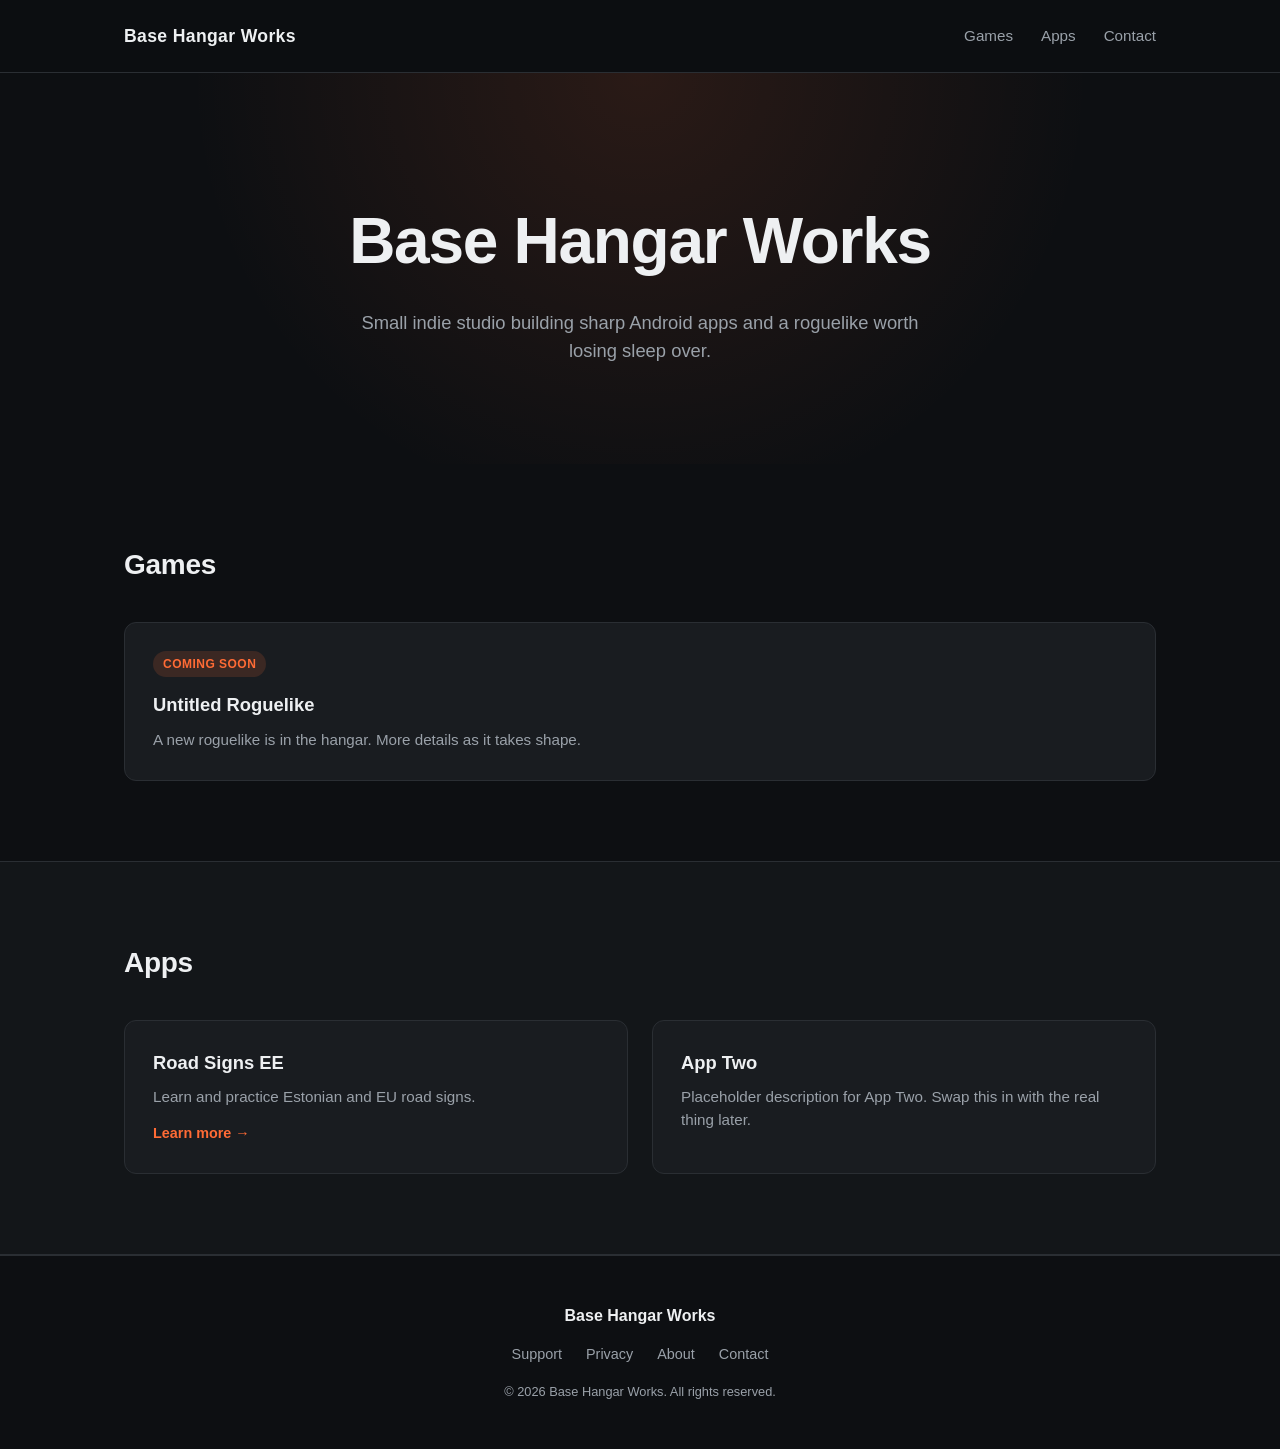
<file: index.html>
<!DOCTYPE html>
<html lang="en">
<head>
  <meta charset="UTF-8">
  <meta name="viewport" content="width=device-width, initial-scale=1.0">
  <title>Base Hangar Works</title>
  <link rel="icon" type="image/svg+xml" href="favicon.svg">
  <link rel="stylesheet" href="styles.css">
</head>
<body>

  <header class="site-header">
    <div class="container header-inner">
      <a href="#" class="logo">Base Hangar Works</a>
      <nav class="nav">
        <a href="#games">Games</a>
        <a href="#apps">Apps</a>
        <a href="#contact">Contact</a>
      </nav>
    </div>
  </header>

  <main>
    <section class="hero">
      <div class="container">
        <h1>Base Hangar Works</h1>
        <p class="tagline">Small indie studio building sharp Android apps and a roguelike worth losing sleep over.</p>
      </div>
    </section>

    <section id="games" class="section">
      <div class="container">
        <h2>Games</h2>
        <div class="card-grid">
          <div class="card">
            <div class="card-badge">Coming Soon</div>
            <h3>Untitled Roguelike</h3>
            <p>A new roguelike is in the hangar. More details as it takes shape.</p>
          </div>
        </div>
      </div>
    </section>

    <section id="apps" class="section section-alt">
      <div class="container">
        <h2>Apps</h2>
        <div class="card-grid">
          <div class="card">
            <h3>Road Signs EE</h3>
            <p>Learn and practice Estonian and EU road signs.</p>
            <a href="apps/road-signs-ee/" class="card-link">Learn more &rarr;</a>
          </div>
          <div class="card">
            <h3>App Two</h3>
            <p>Placeholder description for App Two. Swap this in with the real thing later.</p>
          </div>
        </div>
      </div>
    </section>
  </main>

  <footer class="site-footer" id="contact">
    <div class="container footer-inner">
      <p class="footer-brand">Base Hangar Works</p>
      <nav class="footer-links">
        <a href="#">Support</a>
        <a href="#">Privacy</a>
        <a href="#">About</a>
        <a href="#">Contact</a>
      </nav>
      <p class="footer-copy">&copy; 2026 Base Hangar Works. All rights reserved.</p>
    </div>
  </footer>

</body>
</html>
</file>
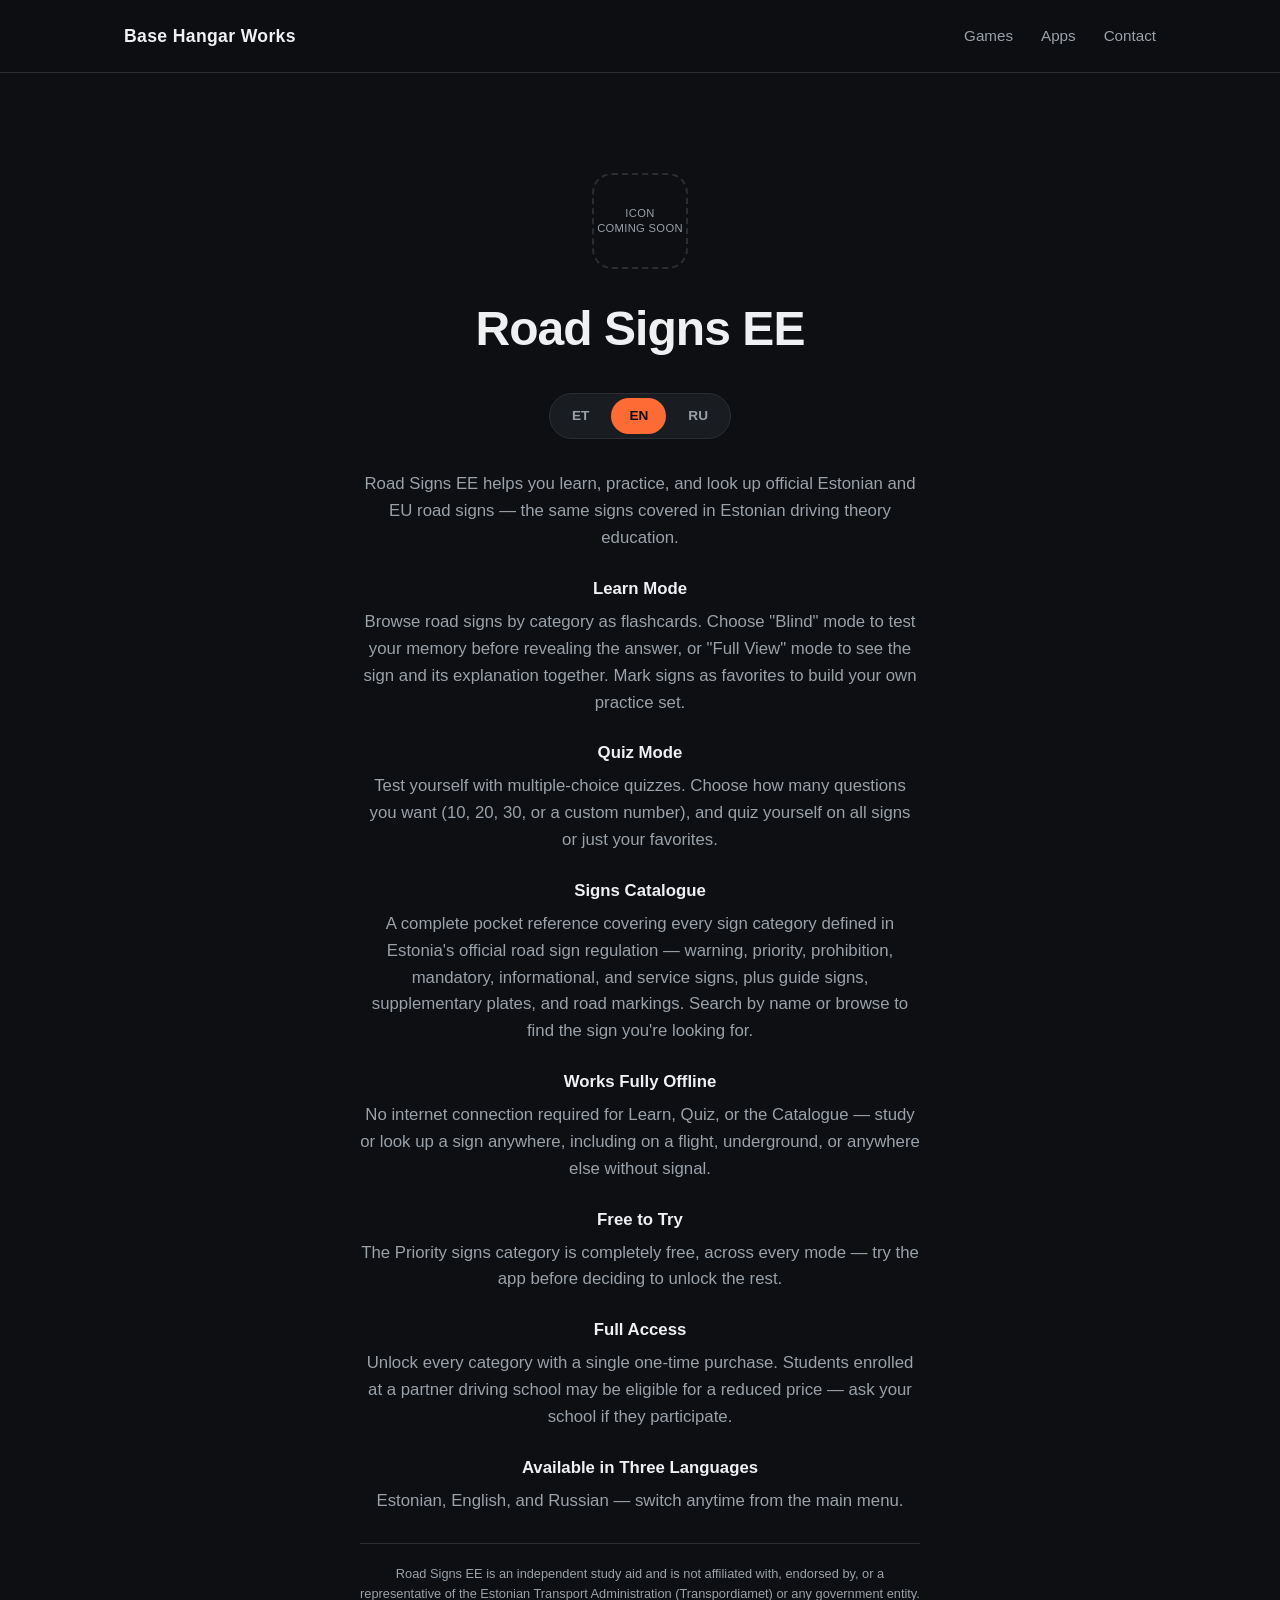
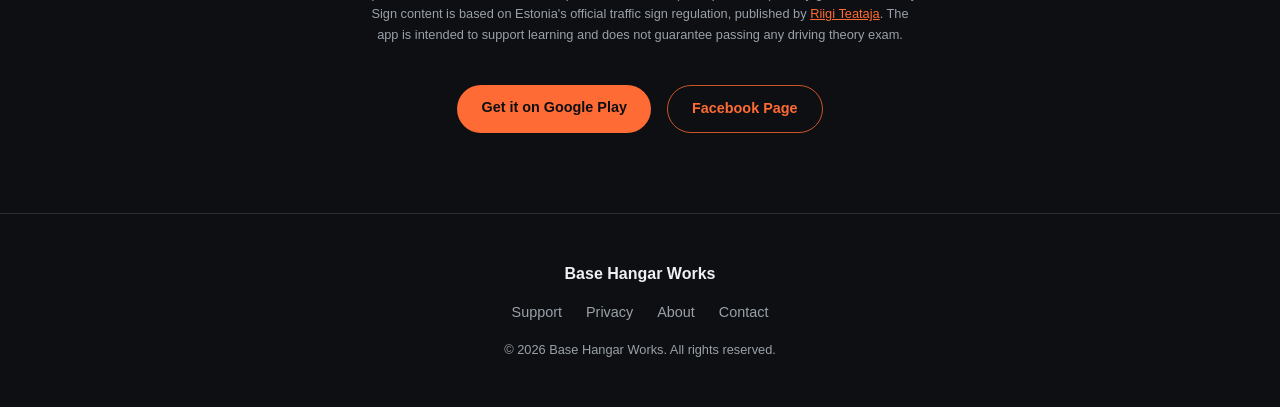
<file: apps/road-signs-ee/index.html>
<!DOCTYPE html>
<html lang="en">
<head>
  <meta charset="UTF-8">
  <meta name="viewport" content="width=device-width, initial-scale=1.0">
  <title>Road Signs EE &mdash; Base Hangar Works</title>
  <link rel="icon" type="image/svg+xml" href="../../favicon.svg">
  <link rel="stylesheet" href="../../styles.css">
  <style>
    .app-hero {
      padding: 100px 0 80px;
      text-align: center;
    }

    .app-icon-placeholder {
      width: 96px;
      height: 96px;
      margin: 0 auto 24px;
      display: flex;
      align-items: center;
      justify-content: center;
      border: 2px dashed var(--border);
      border-radius: 20px;
      color: var(--text-muted);
      font-size: 0.7rem;
      text-align: center;
      text-transform: uppercase;
      letter-spacing: 0.03em;
      line-height: 1.3;
    }

    .app-hero h1 {
      font-size: clamp(2rem, 5vw, 3rem);
      font-weight: 800;
      letter-spacing: -0.02em;
      margin-bottom: 28px;
    }

    .lang-toggle {
      display: inline-flex;
      gap: 4px;
      padding: 4px;
      background: var(--surface);
      border: 1px solid var(--border);
      border-radius: 999px;
      margin-bottom: 32px;
    }

    .lang-btn {
      border: none;
      background: transparent;
      color: var(--text-muted);
      font: inherit;
      font-size: 0.85rem;
      font-weight: 600;
      padding: 8px 18px;
      border-radius: 999px;
      cursor: pointer;
      transition: background 0.15s ease, color 0.15s ease;
    }

    .lang-btn:hover {
      color: var(--text);
    }

    .lang-btn.active {
      background: var(--accent);
      color: var(--bg);
    }

    .app-copy {
      max-width: 560px;
      margin: 0 auto 40px;
      color: var(--text-muted);
      font-size: 1.05rem;
      line-height: 1.6;
    }

    .app-copy h3 {
      color: var(--text);
      font-size: 1.05rem;
      font-weight: 700;
      margin: 24px 0 6px;
    }

    .app-copy h3:first-child {
      margin-top: 0;
    }

    .app-copy-disclaimer {
      margin-top: 28px;
      padding-top: 20px;
      border-top: 1px solid var(--border);
      font-size: 0.8rem;
      color: var(--text-muted);
    }

    .app-copy-disclaimer a {
      color: var(--accent);
      text-decoration: underline;
    }

    .app-links {
      display: flex;
      gap: 16px;
      justify-content: center;
      flex-wrap: wrap;
    }

    .badge-link {
      display: inline-block;
      padding: 12px 24px;
      border-radius: 999px;
      background: var(--accent);
      color: var(--bg);
      font-weight: 700;
      font-size: 0.9rem;
      text-decoration: none;
      transition: background 0.15s ease, transform 0.15s ease;
    }

    .badge-link:hover {
      background: var(--accent-dim);
      transform: translateY(-2px);
    }

    .badge-link-alt {
      background: transparent;
      color: var(--accent);
      border: 1px solid var(--accent-dim);
    }

    .badge-link-alt:hover {
      background: rgba(255, 107, 53, 0.1);
      color: var(--accent);
    }
  </style>
</head>
<body>

  <header class="site-header">
    <div class="container header-inner">
      <a href="../../index.html" class="logo">Base Hangar Works</a>
      <nav class="nav">
        <a href="../../index.html#games">Games</a>
        <a href="../../index.html#apps">Apps</a>
        <a href="../../index.html#contact">Contact</a>
      </nav>
    </div>
  </header>

  <main>
    <section class="app-hero">
      <div class="container">
        <div class="app-icon-placeholder" aria-hidden="true">Icon<br>coming soon</div>
        <h1>Road Signs EE</h1>

        <div class="lang-toggle" role="group" aria-label="Language">
          <button type="button" class="lang-btn" data-lang-btn="et">ET</button>
          <button type="button" class="lang-btn active" data-lang-btn="en">EN</button>
          <button type="button" class="lang-btn" data-lang-btn="ru">RU</button>
        </div>

        <div class="app-copy">
          <p data-lang="et" hidden>Road Signs EE aitab sul &otilde;ppida ja harjutada Eesti ja Euroopa Liidu liiklusm&auml;rke. See rakendus on m&otilde;eldud &uuml;ksnes &otilde;ppeotstarbeks ega ole seotud Transpordiametiga.</p>
          <div data-lang="en">
            <p>Road Signs EE helps you learn, practice, and look up official Estonian and EU road signs &mdash; the same signs covered in Estonian driving theory education.</p>

            <h3>Learn Mode</h3>
            <p>Browse road signs by category as flashcards. Choose "Blind" mode to test your memory before revealing the answer, or "Full View" mode to see the sign and its explanation together. Mark signs as favorites to build your own practice set.</p>

            <h3>Quiz Mode</h3>
            <p>Test yourself with multiple-choice quizzes. Choose how many questions you want (10, 20, 30, or a custom number), and quiz yourself on all signs or just your favorites.</p>

            <h3>Signs Catalogue</h3>
            <p>A complete pocket reference covering every sign category defined in Estonia's official road sign regulation &mdash; warning, priority, prohibition, mandatory, informational, and service signs, plus guide signs, supplementary plates, and road markings. Search by name or browse to find the sign you're looking for.</p>

            <h3>Works Fully Offline</h3>
            <p>No internet connection required for Learn, Quiz, or the Catalogue &mdash; study or look up a sign anywhere, including on a flight, underground, or anywhere else without signal.</p>

            <h3>Free to Try</h3>
            <p>The Priority signs category is completely free, across every mode &mdash; try the app before deciding to unlock the rest.</p>

            <h3>Full Access</h3>
            <p>Unlock every category with a single one-time purchase. Students enrolled at a partner driving school may be eligible for a reduced price &mdash; ask your school if they participate.</p>

            <h3>Available in Three Languages</h3>
            <p>Estonian, English, and Russian &mdash; switch anytime from the main menu.</p>

            <p class="app-copy-disclaimer">Road Signs EE is an independent study aid and is not affiliated with, endorsed by, or a representative of the Estonian Transport Administration (Transpordiamet) or any government entity. Sign content is based on Estonia's official traffic sign regulation, published by <a href="https://www.riigiteataja.ee/et/akt/103032011006?leiaKehtiv" target="_blank" rel="noopener noreferrer">Riigi Teataja</a>. The app is intended to support learning and does not guarantee passing any driving theory exam.</p>
          </div>
          <p data-lang="ru" hidden>Road Signs EE &#1087;&#1086;&#1084;&#1086;&#1075;&#1072;&#1077;&#1090; &#1080;&#1079;&#1091;&#1095;&#1072;&#1090;&#1100; &#1080; &#1086;&#1090;&#1088;&#1072;&#1073;&#1072;&#1090;&#1099;&#1074;&#1072;&#1090;&#1100; &#1101;&#1089;&#1090;&#1086;&#1085;&#1089;&#1082;&#1080;&#1077; &#1080; &#1077;&#1074;&#1088;&#1086;&#1087;&#1077;&#1081;&#1089;&#1082;&#1080;&#1077; &#1076;&#1086;&#1088;&#1086;&#1078;&#1085;&#1099;&#1077; &#1079;&#1085;&#1072;&#1082;&#1080;. &#1069;&#1090;&#1086; &#1087;&#1088;&#1080;&#1083;&#1086;&#1078;&#1077;&#1085;&#1080;&#1077; &#1087;&#1088;&#1077;&#1076;&#1085;&#1072;&#1079;&#1085;&#1072;&#1095;&#1077;&#1085;&#1086; &#1090;&#1086;&#1083;&#1100;&#1082;&#1086; &#1076;&#1083;&#1103; &#1086;&#1073;&#1091;&#1095;&#1077;&#1085;&#1080;&#1103; &#1080; &#1085;&#1077; &#1089;&#1074;&#1103;&#1079;&#1072;&#1085;&#1086; &#1089; &#1044;&#1077;&#1087;&#1072;&#1088;&#1090;&#1072;&#1084;&#1077;&#1085;&#1090;&#1086;&#1084; &#1090;&#1088;&#1072;&#1085;&#1089;&#1087;&#1086;&#1088;&#1090;&#1072; &#1069;&#1089;&#1090;&#1086;&#1085;&#1080;&#1080; (Transpordiamet).</p>
        </div>

        <div class="app-links">
          <a href="https://play.google.com/store/apps/details?id=com.basehangarworks.roadsigns" class="badge-link" target="_blank" rel="noopener">Get it on Google Play</a>
          <a href="https://www.facebook.com/profile.php?id=61593653300922" class="badge-link badge-link-alt" target="_blank" rel="noopener">Facebook Page</a>
        </div>
      </div>
    </section>
  </main>

  <footer class="site-footer" id="contact">
    <div class="container footer-inner">
      <p class="footer-brand">Base Hangar Works</p>
      <nav class="footer-links">
        <a href="#">Support</a>
        <a href="#">Privacy</a>
        <a href="#">About</a>
        <a href="#">Contact</a>
      </nav>
      <p class="footer-copy">&copy; 2026 Base Hangar Works. All rights reserved.</p>
    </div>
  </footer>

  <script>
    document.querySelectorAll('[data-lang-btn]').forEach(function (btn) {
      btn.addEventListener('click', function () {
        document.querySelectorAll('[data-lang-btn]').forEach(function (b) {
          b.classList.toggle('active', b === btn);
        });
        var lang = btn.getAttribute('data-lang-btn');
        document.querySelectorAll('[data-lang]').forEach(function (el) {
          el.hidden = el.getAttribute('data-lang') !== lang;
        });
      });
    });
  </script>

</body>
</html>
</file>
<file: styles.css>
:root {
  --bg: #0d0f12;
  --bg-alt: #131619;
  --surface: #191c20;
  --border: #2a2e33;
  --text: #eef0f2;
  --text-muted: #9aa1a9;
  --accent: #ff6b35;
  --accent-dim: #cc5527;
}

* {
  box-sizing: border-box;
  margin: 0;
  padding: 0;
}

html {
  scroll-behavior: smooth;
}

body {
  background: var(--bg);
  color: var(--text);
  font-family: -apple-system, BlinkMacSystemFont, "Segoe UI", Roboto, Helvetica, Arial, sans-serif;
  line-height: 1.5;
}

.container {
  max-width: 1080px;
  margin: 0 auto;
  padding: 0 24px;
}

a {
  color: inherit;
  text-decoration: none;
}

/* Header */

.site-header {
  border-bottom: 1px solid var(--border);
  background: rgba(13, 15, 18, 0.9);
  position: sticky;
  top: 0;
  z-index: 10;
}

.header-inner {
  display: flex;
  align-items: center;
  justify-content: space-between;
  height: 72px;
}

.logo {
  font-weight: 700;
  font-size: 1.1rem;
  letter-spacing: 0.02em;
}

.nav {
  display: flex;
  gap: 28px;
}

.nav a {
  color: var(--text-muted);
  font-size: 0.95rem;
  transition: color 0.15s ease;
}

.nav a:hover {
  color: var(--accent);
}

/* Hero */

.hero {
  padding: 120px 0 100px;
  text-align: center;
  background:
    radial-gradient(circle at 50% 0%, rgba(255, 107, 53, 0.12), transparent 60%);
}

.hero h1 {
  font-size: clamp(2.4rem, 6vw, 4rem);
  font-weight: 800;
  letter-spacing: -0.02em;
  margin-bottom: 20px;
}

.tagline {
  color: var(--text-muted);
  font-size: 1.15rem;
  max-width: 560px;
  margin: 0 auto;
}

/* Sections */

.section {
  padding: 80px 0;
}

.section-alt {
  background: var(--bg-alt);
  border-top: 1px solid var(--border);
  border-bottom: 1px solid var(--border);
}

.section h2 {
  font-size: 1.75rem;
  margin-bottom: 36px;
  letter-spacing: -0.01em;
}

.card-grid {
  display: grid;
  grid-template-columns: repeat(auto-fit, minmax(240px, 1fr));
  gap: 24px;
}

.card {
  position: relative;
  background: var(--surface);
  border: 1px solid var(--border);
  border-radius: 12px;
  padding: 28px;
  transition: border-color 0.15s ease, transform 0.15s ease;
}

.card:hover {
  border-color: var(--accent-dim);
  transform: translateY(-2px);
}

.card h3 {
  font-size: 1.15rem;
  margin-bottom: 10px;
}

.card p {
  color: var(--text-muted);
  font-size: 0.95rem;
}

.card-badge {
  display: inline-block;
  background: rgba(255, 107, 53, 0.15);
  color: var(--accent);
  font-size: 0.75rem;
  font-weight: 600;
  text-transform: uppercase;
  letter-spacing: 0.04em;
  padding: 4px 10px;
  border-radius: 999px;
  margin-bottom: 14px;
}

.card-link {
  display: inline-block;
  margin-top: 14px;
  color: var(--accent);
  font-size: 0.9rem;
  font-weight: 600;
  text-decoration: none;
  transition: transform 0.15s ease;
}

.card-link:hover {
  text-decoration: underline;
  transform: translateX(4px);
}

/* Footer */

.site-footer {
  border-top: 1px solid var(--border);
  padding: 48px 0;
}

.footer-inner {
  display: flex;
  flex-direction: column;
  align-items: center;
  gap: 16px;
  text-align: center;
}

.footer-brand {
  font-weight: 700;
}

.footer-links {
  display: flex;
  gap: 24px;
  flex-wrap: wrap;
  justify-content: center;
}

.footer-links a {
  color: var(--text-muted);
  font-size: 0.9rem;
  transition: color 0.15s ease;
}

.footer-links a:hover {
  color: var(--accent);
}

.footer-copy {
  color: var(--text-muted);
  font-size: 0.8rem;
}
</file>
